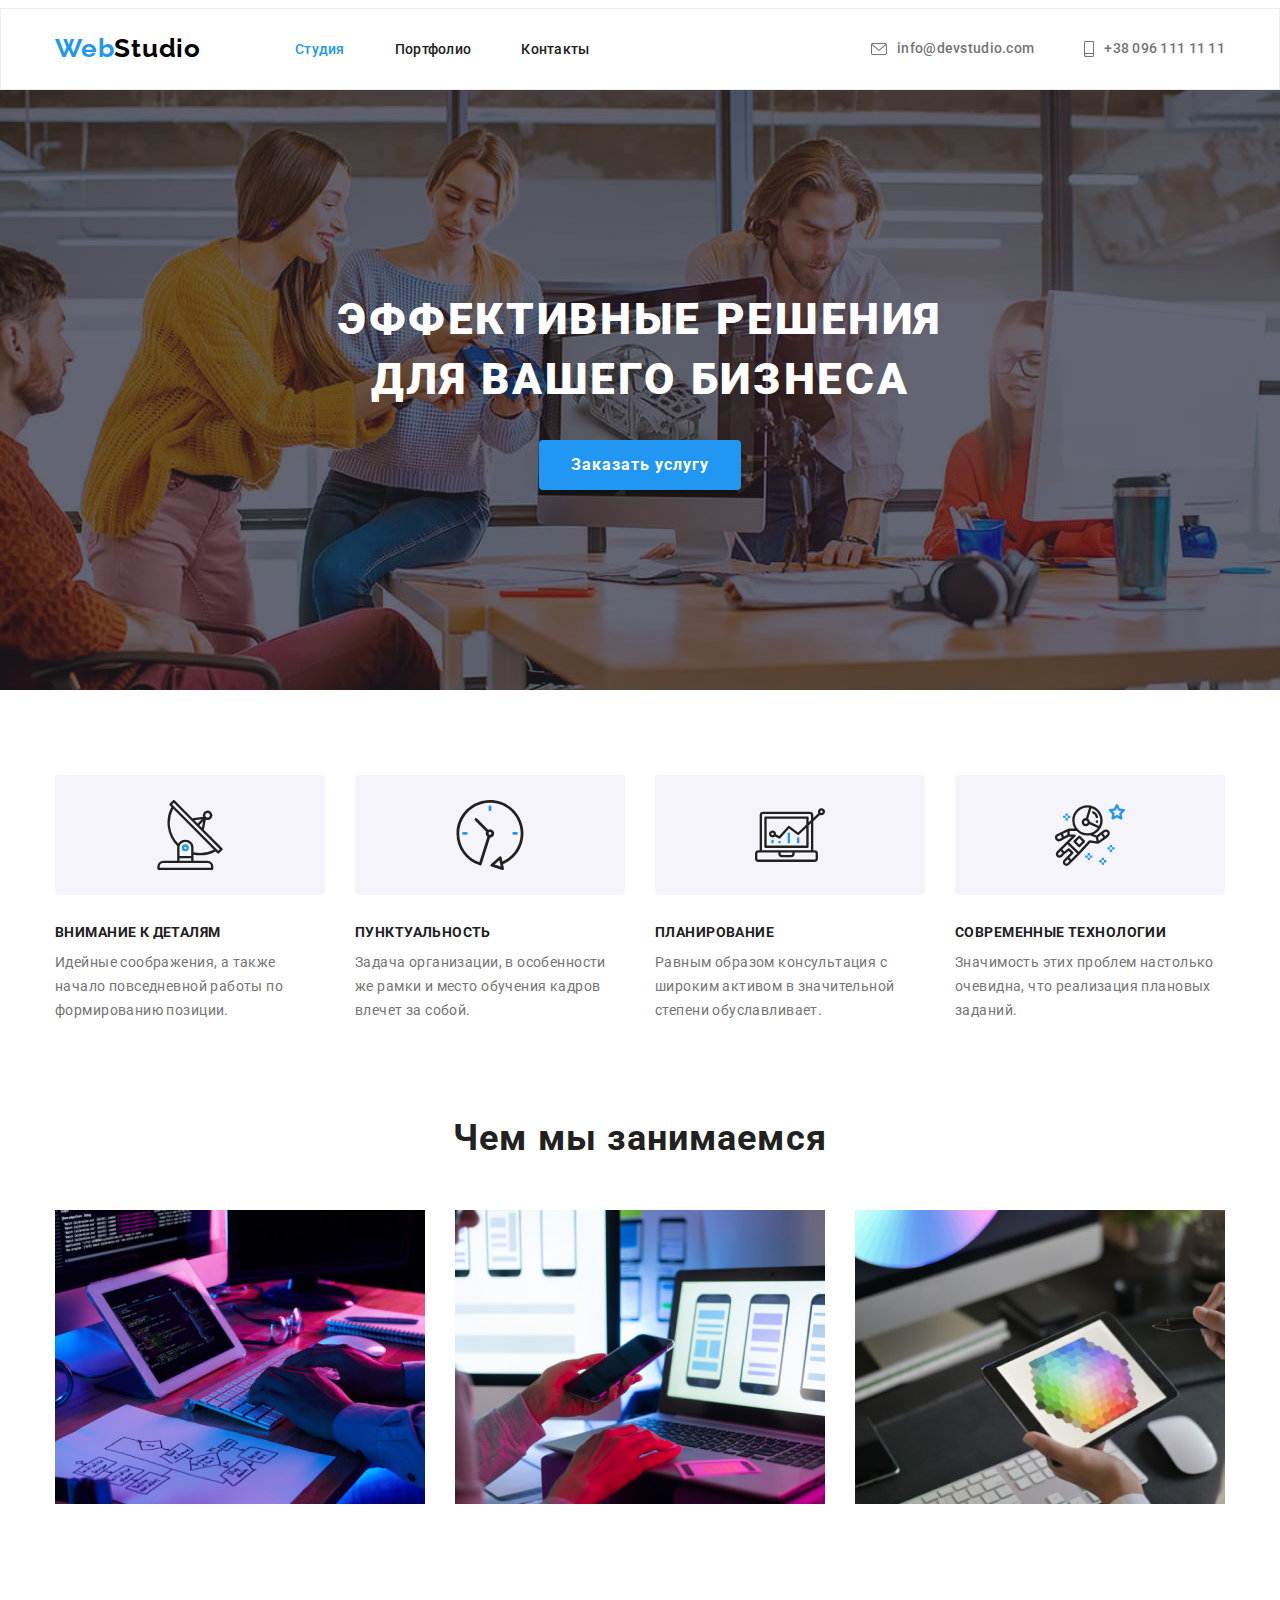
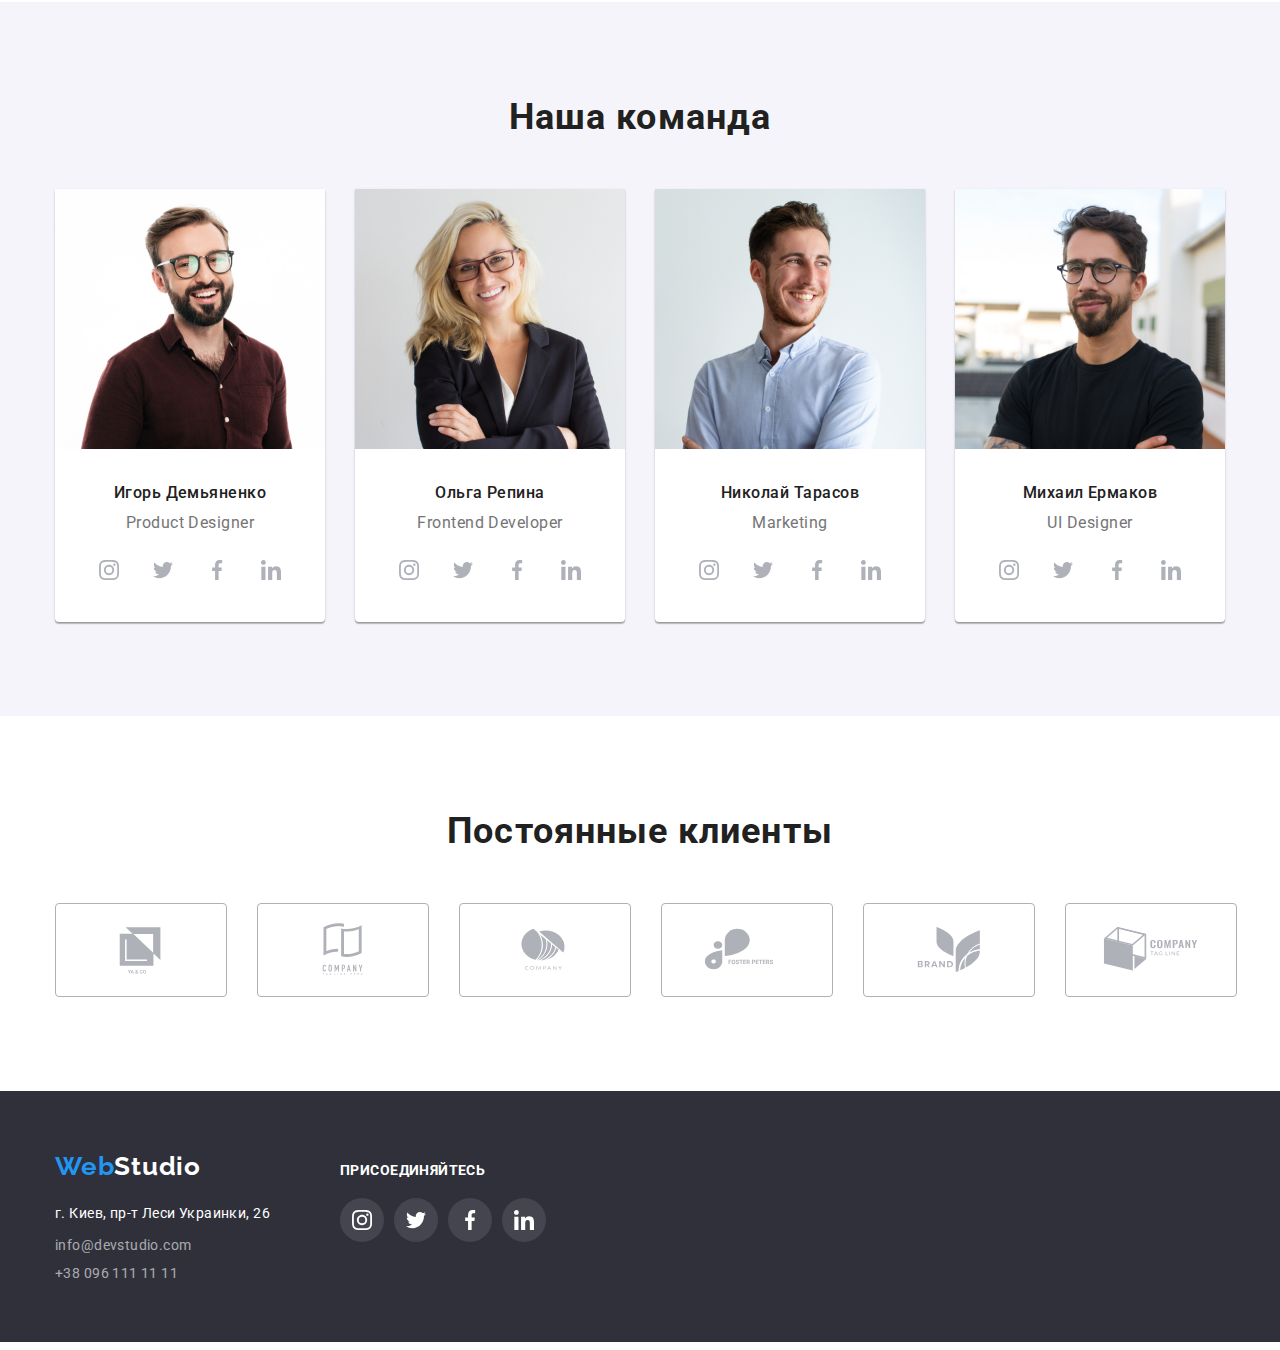
<file: index.html>
<!DOCTYPE html>
<html lang="ru">
  <head>
    <meta charset="UTF-8" />
    <meta http-equiv="X-UA-Compatible" content="IE=edge" />
    <meta name="viewport" content="width=device-width, initial-scale=1.0" />
    <title>Студия</title>
    <link
      rel="stylesheet"
      href="https://cdnjs.cloudflare.com/ajax/libs/modern-normalize/1.1.0/modern-normalize.min.css"
      integrity="sha512-wpPYUAdjBVSE4KJnH1VR1HeZfpl1ub8YT/NKx4PuQ5NmX2tKuGu6U/JRp5y+Y8XG2tV+wKQpNHVUX03MfMFn9Q=="
      crossorigin="anonymous"
      referrerpolicy="no-referrer"
    />

    <link rel="preconnect" href="https://fonts.googleapis.com" />
    <link rel="preconnect" href="https://fonts.gstatic.com" crossorigin />
    <link
      href="https://fonts.googleapis.com/css2?family=Raleway:wght@700&family=Roboto:wght@400;500;700;900&display=swap"
      rel="stylesheet"
    />

    <link rel="stylesheet" href="./css/style.css" />
  </head>

  <body>
    <header class="header main">
      <div class="container">
        <div class="header-flex">
          <nav>
            <a href="./index.html " class="logo list"><span class="logo-accent">Web</span>Studio</a>
            <ul class="site-nav list">
              <li class="nav-item"><a href="/index.html" class="link current list">Студия</a></li>
              <li class="nav-item"><a href="./portfolio.html" class="link list">Портфолио</a></li>
              <li class="nav-item"><a href="#" class="link list">Контакты</a></li>
            </ul>
          </nav>
          <ul class="site-contact list">
            <li class="contact-item">
              <a href="mailto:info@devstudio.com" class="link list">
                <svg width="16" height="12" class="contact-icon">
                  <use href="./images/symbol-defs.svg#envelope"></use></svg
                >info@devstudio.com</a
              >
            </li>
            <li class="contact-item">
              <a href="tel:+380923924234" class="link list"
                ><svg width="10" height="16" class="contact-icon">
                  <use href="./images/symbol-defs.svg#smartphone"></use></svg
                >+38 096 111 11 11</a
              >
            </li>
          </ul>
        </div>
      </div>
    </header>

    <main>
      <!-- Герой -->
      <section class="hero">
        <div class="container">
          <h1 class="hero-title">
            Эффективные решения <br />
            для вашего бизнеса
          </h1>
          <button type="button" class="main-button">Заказать услугу</button>
        </div>
      </section>
      <!-- Особености -->
      <section class="features">
        <div class="container">
          <h2 class="visually-hidden">Особености</h2>
          <ul class="features-list list">
            <li class="feature-item">
              <div class="feature-decor">
                <svg width="70" height="70">
                  <use href="./images/symbol-defs.svg#antenna"></use>
                </svg>
              </div>
              <h3 class="feature-title">Внимание к деталям</h3>
              <p class="descr">
                Идейные соображения, а также начало повседневной работы по формированию позиции.
              </p>
            </li>
            <li class="feature-item">
              <div class="feature-decor">
                <svg width="70" height="70">
                  <use href="./images/symbol-defs.svg#clock"></use>
                </svg>
              </div>
              <h3 class="feature-title">Пунктуальность</h3>
              <p class="descr">
                Задача организации, в особенности же рамки и место обучения кадров влечет за собой.
              </p>
            </li>
            <li class="feature-item">
              <div class="feature-decor">
                <svg width="70" height="70">
                  <use href="./images/symbol-defs.svg#diagram"></use>
                </svg>
              </div>
              <h3 class="feature-title">Планирование</h3>
              <p class="descr">
                Равным образом консультация с широким активом в значительной степени обуславливает.
              </p>
            </li>
            <li class="feature-item">
              <div class="feature-decor">
                <svg width="70" height="70">
                  <use href="./images/symbol-defs.svg#astronaut"></use>
                </svg>
              </div>
              <h3 class="feature-title">Современные технологии</h3>

              <p class="descr">
                Значимость этих проблем настолько очевидна, что реализация плановых заданий.
              </p>
            </li>
          </ul>
        </div>
      </section>
      <!-- Предложения -->
      <section class="offers">
        <div class="container">
          <h2 class="title">Чем мы занимаемся</h2>
          <ul class="offers-list list">
            <li class="offers-item">
              <img src="./images/box1.jpg" alt="Верстка" width="370" height="294" />
            </li>
            <li class="offers-item">
              <img src="./images/box2.jpg" alt="Мобильность" width="370" height="294" />
            </li>
            <li class="offers-item">
              <img src="./images/box3.jpg" alt="Дизайн" width="370" height="294" />
            </li>
          </ul>
        </div>
      </section>
      <!-- Команда -->
      <section class="team">
        <div class="container">
          <h2 class="title">Наша команда</h2>
          <ul class="team-list list">
            <li class="team-item">
              <img src="./images/team1.jpg" alt="" width="270" height="260" />
              <div class="descr">
                <h3 class="title-item">Игорь Демьяненко</h3>
                <p class="descr-item">Product Designer</p>
                <ul class="social-list list">
                  <li class="social-item">
                    <a href="" class="social-link list">
                      <svg width="20px" height="20px" class="social-icon">
                        <use href="./images/symbol-defs.svg#instagram"></use>
                      </svg>
                    </a>
                  </li>
                  <li class="social-item">
                    <a href="" class="social-link">
                      <svg width="20px" height="20px" class="social-icon">
                        <use href="./images/symbol-defs.svg#twitter"></use>
                      </svg>
                    </a>
                  </li>
                  <li class="social-item">
                    <a href="" class="social-link">
                      <svg width="20px" height="20px" class="social-icon">
                        <use href="./images/symbol-defs.svg#facebook"></use>
                      </svg>
                    </a>
                  </li>
                  <li class="social-item">
                    <a href="" class="social-link">
                      <svg width="20px" height="20px" class="social-icon">
                        <use href="./images/symbol-defs.svg#linkedin"></use>
                      </svg>
                    </a>
                  </li>
                </ul>
              </div>
            </li>
            <li class="team-item">
              <img src="./images/team2.jpg" alt="" width="270" height="260" />
              <div class="descr">
                <h3 class="title-item">Ольга Репина</h3>
                <p class="descr-item">Frontend Developer</p>
                <ul class="social-list list">
                  <li class="social-item">
                    <a href="" class="social-link list">
                      <svg width="20px" height="20px" class="social-icon">
                        <use href="./images/symbol-defs.svg#instagram"></use>
                      </svg>
                    </a>
                  </li>
                  <li class="social-item">
                    <a href="" class="social-link">
                      <svg width="20px" height="20px" class="social-icon">
                        <use href="./images/symbol-defs.svg#twitter"></use>
                      </svg>
                    </a>
                  </li>
                  <li class="social-item">
                    <a href="" class="social-link">
                      <svg width="20px" height="20px" class="social-icon">
                        <use href="./images/symbol-defs.svg#facebook"></use>
                      </svg>
                    </a>
                  </li>
                  <li class="social-item">
                    <a href="" class="social-link">
                      <svg width="20px" height="20px" class="social-icon">
                        <use href="./images/symbol-defs.svg#linkedin"></use>
                      </svg>
                    </a>
                  </li>
                </ul>
              </div>
            </li>
            <li class="team-item">
              <img src="./images/team3.jpg" alt="" width="270" height="260" />
              <div class="descr">
                <h3 class="title-item">Николай Тарасов</h3>
                <p class="descr-item">Marketing</p>
                <ul class="social-list list">
                  <li class="social-item">
                    <a href="" class="social-link list">
                      <svg width="20px" height="20px" class="social-icon">
                        <use href="./images/symbol-defs.svg#instagram"></use>
                      </svg>
                    </a>
                  </li>
                  <li class="social-item">
                    <a href="" class="social-link">
                      <svg width="20px" height="20px" class="social-icon">
                        <use href="./images/symbol-defs.svg#twitter"></use>
                      </svg>
                    </a>
                  </li>
                  <li class="social-item">
                    <a href="" class="social-link">
                      <svg width="20px" height="20px" class="social-icon">
                        <use href="./images/symbol-defs.svg#facebook"></use>
                      </svg>
                    </a>
                  </li>
                  <li class="social-item">
                    <a href="" class="social-link">
                      <svg width="20px" height="20px" class="social-icon">
                        <use href="./images/symbol-defs.svg#linkedin"></use>
                      </svg>
                    </a>
                  </li>
                </ul>
              </div>
            </li>
            <li class="team-item">
              <img src="./images/team4.jpg" alt="" width="270" height="260" />
              <div class="descr">
                <h3 class="title-item">Михаил Ермаков</h3>
                <p class="descr-item">UI Designer</p>
                <ul class="social-list list">
                  <li class="social-item">
                    <a href="" class="social-link list">
                      <svg width="20px" height="20px" class="social-icon">
                        <use href="./images/symbol-defs.svg#instagram"></use>
                      </svg>
                    </a>
                  </li>
                  <li class="social-item">
                    <a href="" class="social-link">
                      <svg width="20px" height="20px" class="social-icon">
                        <use href="./images/symbol-defs.svg#twitter"></use>
                      </svg>
                    </a>
                  </li>
                  <li class="social-item">
                    <a href="" class="social-link">
                      <svg width="20px" height="20px" class="social-icon">
                        <use href="./images/symbol-defs.svg#facebook"></use>
                      </svg>
                    </a>
                  </li>
                  <li class="social-item">
                    <a href="" class="social-link">
                      <svg width="20px" height="20px" class="social-icon">
                        <use href="./images/symbol-defs.svg#linkedin"></use>
                      </svg>
                    </a>
                  </li>
                </ul>
              </div>
            </li>
          </ul>
        </div>
      </section>
      <section class="clients">
        <div class="container">
          <h2 class="title">Постоянные клиенты</h2>
          <ul class="clients-list list">
            <li class="clients-item">
              <a href="" class="clients-link list"
                ><svg class="client-icon" width="106" height="60">
                  <use href="./images/symbol-defs.svg#logo1"></use></svg
              ></a>
            </li>
            <li class="clients-item">
              <a href="" class="clients-link list">
                <svg class="client-icon" width="106" height="60">
                  <use href="./images/symbol-defs.svg#logo2"></use></svg
              ></a>
            </li>
            <li class="clients-item">
              <a href="" class="clients-link list"
                ><svg class="client-icon" width="106" height="60">
                  <use href="./images/symbol-defs.svg#logo3"></use></svg
              ></a>
            </li>
            <li class="clients-item">
              <a href="" class="clients-link list"
                ><svg class="client-icon" width="106" height="60">
                  <use href="./images/symbol-defs.svg#logo4"></use></svg
              ></a>
            </li>
            <li class="clients-item">
              <a href="" class="clients-link list"
                ><svg class="client-icon" width="106" height="60">
                  <use href="./images/symbol-defs.svg#logo5"></use></svg
              ></a>
            </li>
            <li class="clients-item">
              <a href="" class="clients-link list"
                ><svg class="client-icon" width="106" height="60">
                  <use href="./images/symbol-defs.svg#logo6"></use></svg
              ></a>
            </li>
          </ul>
        </div>
      </section>
    </main>
    <footer>
      <div class="container flex">
        <div class="logo-adress">
          <a href="#" class="logo white list" lang="en"
            ><span class="logo-accent">Web</span>Studio</a
          >
          <address>
            <ul class="footer-contact list">
              <li class="footer-item">
                <a
                  href="https://goo.gl/maps/xffSZxrwsXppcGAK7"
                  target="_blank"
                  rel="noopener norrer"
                  class="map list"
                  >г. Киев, пр-т Леси Украинки, 26</a
                >
              </li>
              <li class="footer-item">
                <a href="mailto:info@devstudio.com" class="link list">info@devstudio.com</a>
              </li>
              <li class="footer-item">
                <a href="tel:+380923924234" class="link list">+38 096 111 11 11</a>
              </li>
            </ul>
          </address>
        </div>
        <div class="social">
          <h3 class="social-title">присоединяйтесь</h3>
          <ul class="social-list list">
            <li class="social-item">
              <a href="" class="social-link list">
                <svg width="20px" height="20px" class="social-icon">
                  <use href="./images/symbol-defs.svg#instagram"></use>
                </svg>
              </a>
            </li>
            <li class="social-item">
              <a href="" class="social-link">
                <svg width="20px" height="20px" class="social-icon">
                  <use href="./images/symbol-defs.svg#twitter"></use>
                </svg>
              </a>
            </li>
            <li class="social-item">
              <a href="" class="social-link">
                <svg width="20px" height="20px" class="social-icon">
                  <use href="./images/symbol-defs.svg#facebook"></use>
                </svg>
              </a>
            </li>
            <li class="social-item">
              <a href="" class="social-link">
                <svg width="20px" height="20px" class="social-icon">
                  <use href="./images/symbol-defs.svg#linkedin"></use>
                </svg>
              </a>
            </li>
          </ul>
        </div>
      </div>
    </footer>
  </body>
</html>
</file>
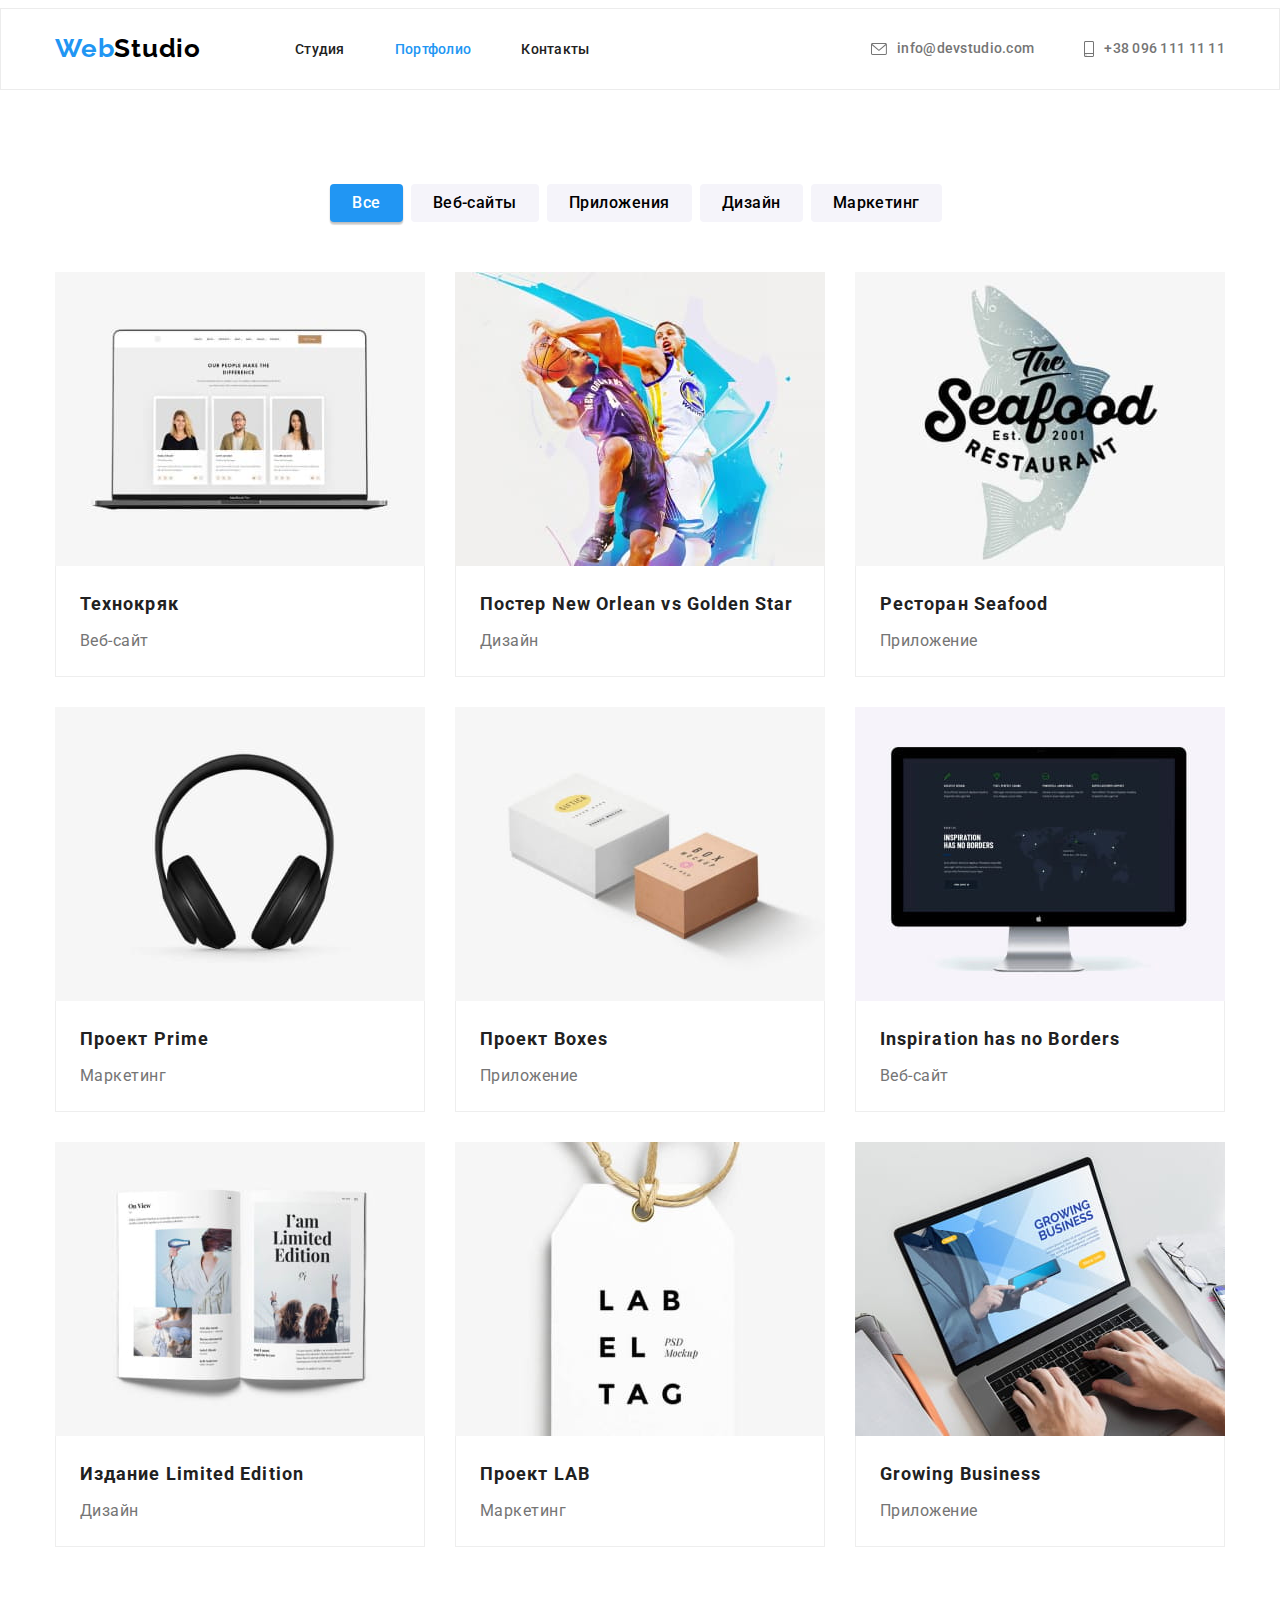
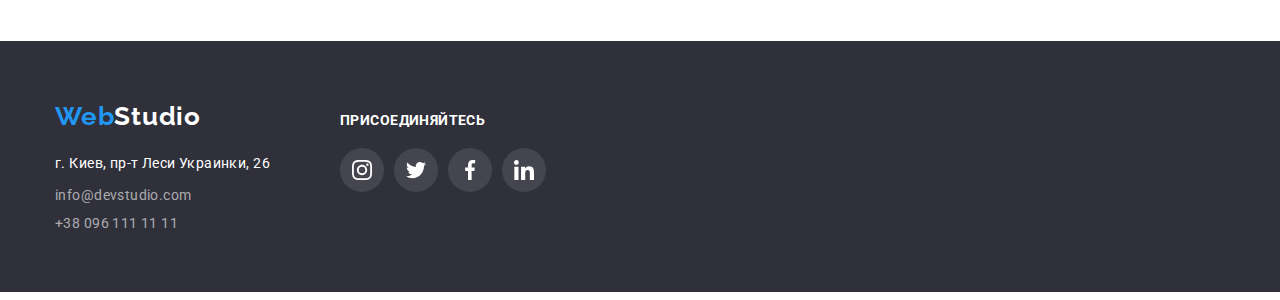
<file: portfolio.html>
<!DOCTYPE html>
<html lang="ru">
  <head>
    <meta charset="UTF-8" />
    <meta http-equiv="X-UA-Compatible" content="IE=edge" />
    <meta name="viewport" content="width=device-width, initial-scale=1.0" />
    <title>Портфолио</title>
    <link
      rel="stylesheet"
      href="https://cdnjs.cloudflare.com/ajax/libs/modern-normalize/1.1.0/modern-normalize.min.css"
      integrity="sha512-wpPYUAdjBVSE4KJnH1VR1HeZfpl1ub8YT/NKx4PuQ5NmX2tKuGu6U/JRp5y+Y8XG2tV+wKQpNHVUX03MfMFn9Q=="
      crossorigin="anonymous"
      referrerpolicy="no-referrer"
    />

    <link rel="preconnect" href="https://fonts.googleapis.com" />
    <link rel="preconnect" href="https://fonts.gstatic.com" crossorigin />
    <link
      href="https://fonts.googleapis.com/css2?family=Raleway:wght@700&family=Roboto:wght@400;500;700;900&display=swap"
      rel="stylesheet"
    />
    <link rel="stylesheet" href="./css/style.css" />
  </head>
  <body>
    <header class="header main">
      <div class="container">
        <div class="header-flex">
          <nav>
            <a href="./index.html " class="logo list"><span class="logo-accent">Web</span>Studio</a>
            <ul class="site-nav list">
              <li class="nav-item"><a href="/index.html" class="link list">Студия</a></li>
              <li class="nav-item">
                <a href="./portfolio.html" class="link current list">Портфолио</a>
              </li>
              <li class="nav-item"><a href="#" class="link list">Контакты</a></li>
            </ul>
          </nav>
          <ul class="site-contact list">
            <li class="contact-item">
              <a href="mailto:info@devstudio.com" class="link list">
                <svg width="16" height="12" class="contact-icon">
                  <use href="./images/symbol-defs.svg#envelope"></use></svg
                >info@devstudio.com</a
              >
            </li>
            <li class="contact-item">
              <a href="tel:+380923924234" class="link list"
                ><svg width="10" height="16" class="contact-icon">
                  <use href="./images/symbol-defs.svg#smartphone"></use></svg
                >+38 096 111 11 11</a
              >
            </li>
          </ul>
        </div>
      </div>
    </header>
    <main>
      <div class="container"><h1 class="portfolio-title visually-hidden">Портфолио</h1></div>
      <section class="works">
        <div class="container">
          <h2 class="visually-hidden">Фильтр</h2>
          <ul class="filters-list list">
            <li class="button-item">
              <button type="button" class="button-link button-active">Все</button>
            </li>
            <li class="button-item">
              <button type="button" class="button-link">Веб-сайты</button>
            </li>
            <li class="button-item">
              <button type="button" class="button-link">Приложения</button>
            </li>
            <li class="button-item"><button type="button" class="button-link">Дизайн</button></li>
            <li class="button-item">
              <button type="button" class="button-link">Маркетинг</button>
            </li>
          </ul>
          <h2 class="visually-hidden">Работы</h2>
          <ul class="work-list list">
            <li class="work-item">
              <a href="#" class="work-link list">
                <img src="./images/portfolio/img.jpg" alt="компьютор" width="370" height="294" />
                <div class="item-text">
                  <h3 class="title">Технокряк</h3>
                  <p class="descr">Веб-сайт</p>
                </div>
              </a>
            </li>
            <li class="work-item">
              <a href="#" class="work-link list">
                <img
                  src="./images/portfolio/img-1.jpg"
                  alt="Баскетболисты"
                  width="370"
                  height="294"
                />
                <div class="item-text">
                  <h3 class="title">Постер <span lang="en"> New Orlean vs Golden Star</span></h3>
                  <p class="descr">Дизайн</p>
                </div>
              </a>
            </li>
            <li class="work-item">
              <a href="#" class="work-link list">
                <img
                  src="./images/portfolio/img-2.jpg"
                  alt="Логотип ресторана"
                  width="370"
                  height="294"
                />
                <div class="item-text">
                  <h3 class="title">Ресторан <span lang="en"> Seafood</span></h3>
                  <p class="descr">Приложение</p>
                </div>
              </a>
            </li>
            <li class="work-item">
              <a href="#" class="work-link list">
                <img src="./images/portfolio/img-3.jpg" alt="Наушники" width="370" height="294" />
                <div class="item-text">
                  <h3 class="title">Проект <span lang="en">Prime</span></h3>
                  <p class="descr">Маркетинг</p>
                </div>
              </a>
            </li>
            <li class="work-item">
              <a href="#" class="work-link list">
                <img
                  src="./images/portfolio/img-4.jpg"
                  alt="Две коробки"
                  width="370"
                  height="294"
                />
                <div class="item-text">
                  <h3 class="title">Проект <span lang="en">Boxes</span></h3>
                  <p class="descr">Приложение</p>
                </div>
              </a>
            </li>
            <li class="work-item">
              <a href="#" class="work-link list">
                <img
                  src="./images/portfolio/img-5.jpg"
                  alt="Компьютор с открытым сайтом"
                  width="370"
                  height="294"
                />
                <div class="item-text">
                  <h3 lang="en" class="title">Inspiration has no Borders</h3>
                  <p class="descr">Веб-сайт</p>
                </div>
              </a>
            </li>
            <li class="work-item">
              <a href="#" class="work-link list">
                <img
                  src="./images/portfolio/img-6.jpg"
                  alt="Лимитированная книга"
                  width="370"
                  height="294"
                />
                <div class="item-text">
                  <h3 class="title">Издание <span lang="en">Limited Edition</span></h3>
                  <p class="descr">Дизайн</p>
                </div>
              </a>
            </li>
            <li class="work-item">
              <a href="#" class="work-link list">
                <img src="./images/portfolio/img-7.jpg" alt="Бирка" width="370" height="294" />
                <div class="item-text">
                  <h3 class="title">Проект <span lang="en">LAB</span></h3>
                  <p class="descr">Маркетинг</p>
                </div>
              </a>
            </li>
            <li class="work-item">
              <a href="#" class="work-link list">
                <img
                  src="./images/portfolio/img-8.jpg"
                  alt="Компьютор с открытым сайтов для бизнеса"
                  width="370"
                  height="294"
                />
                <div class="item-text">
                  <h3 lang="en" class="title">Growing Business</h3>
                  <p class="descr">Приложение</p>
                </div>
              </a>
            </li>
          </ul>
        </div>
      </section>
    </main>
    <footer>
      <div class="container flex">
        <div class="logo-adress">
          <a href="#" class="logo white list" lang="en"
            ><span class="logo-accent">Web</span>Studio</a
          >
          <address>
            <ul class="footer-contact list">
              <li class="footer-item">
                <a
                  href="https://goo.gl/maps/xffSZxrwsXppcGAK7"
                  target="_blank"
                  rel="noopener norrer"
                  class="map list"
                  >г. Киев, пр-т Леси Украинки, 26</a
                >
              </li>
              <li class="footer-item">
                <a href="mailto:info@devstudio.com" class="link list">info@devstudio.com</a>
              </li>
              <li class="footer-item">
                <a href="tel:+380923924234" class="link list">+38 096 111 11 11</a>
              </li>
            </ul>
          </address>
        </div>
        <div class="social">
          <h3 class="social-title">присоединяйтесь</h3>
          <ul class="social-list list">
            <li class="social-item">
              <a href="" class="social-link list">
                <svg width="20px" height="20px" class="social-icon">
                  <use href="./images/symbol-defs.svg#instagram"></use>
                </svg>
              </a>
            </li>
            <li class="social-item">
              <a href="" class="social-link">
                <svg width="20px" height="20px" class="social-icon">
                  <use href="./images/symbol-defs.svg#twitter"></use>
                </svg>
              </a>
            </li>
            <li class="social-item">
              <a href="" class="social-link">
                <svg width="20px" height="20px" class="social-icon">
                  <use href="./images/symbol-defs.svg#facebook"></use>
                </svg>
              </a>
            </li>
            <li class="social-item">
              <a href="" class="social-link">
                <svg width="20px" height="20px" class="social-icon">
                  <use href="./images/symbol-defs.svg#linkedin"></use>
                </svg>
              </a>
            </li>
          </ul>
        </div>
      </div>
    </footer>
  </body>
</html>
</file>
<file: css/style.css>
html {
  box-sizing: border-box;
}
*,
*::before,
*::after {
  box-sizing: inherit;
}
:root {
  --blue-color: #2196f3;
  --text-descr: #757575;
  --text-headers: #212121;
  --primary-white-color: #ffffff;
  --background-main-color: #2f303a;
  --background-gray-color: #f5f4fa;
  --main-icon-color: #afb1b8;
}
h1,
h2,
h3,
h4,
h5,
h6,
p,
ul {
  margin-bottom: 0;
  margin-top: 0;
  margin-left: 0;
  margin-right: 0;
  padding: 0;
}
button,
button:active,
button:focus {
  outline: none;
}
.list {
  text-decoration: none;
  list-style: none;
}

body {
  margin-left: 0;
  margin-right: 0;
  font-family: Roboto, sans-serif;
  color: var(--text-headers);
  background-color: var(--primary-white-color);
}
section {
  padding: 94px 0;
}
.container {
  width: 1200px;
  padding: 0px 15px;
  margin-left: auto;
  margin-right: auto;
}
.visually-hidden {
  position: absolute;
  white-space: nowrap;
  width: 1px;
  height: 1px;
  overflow: hidden;
  border: 0;
  padding: 0;
  clip: rect(0 0 0 0);
  clip-path: inset(50%);
  margin: -1px;
}
.social-list {
  display: flex;
  justify-content: center;
  margin-top: 16px;
  margin-left: -10px;
}
.social-item {
  margin-left: 10px;
}
.social-link {
  display: flex;
  align-items: center;
  justify-content: center;
  padding: 12px;
  color: var(--main-icon-color);
  border-radius: 50%;
}
.social-link:hover,
.social-link:focus {
  background-color: var(--blue-color);
  color: var(--primary-white-color);
}
.social-icon {
  fill: currentColor;
}
.social-icon:focus,
.social-icon:hover {
  fill: var(--primary-white-color);
}

/* Навигация */
.header {
  border: 1px solid #ececec;
  padding: 24px 0 25px 0;
}

.header-flex {
  display: flex;
  align-items: center;
}
nav {
  display: flex;
  align-items: center;
}
.logo {
  font-family: Raleway;
  font-weight: 700;
  font-size: 26px;
  line-height: 1.2;
  letter-spacing: 0.03em;
  color: #000000;
}
.logo > .logo-accent {
  color: var(--blue-color);
}
.site-nav {
  display: flex;
  margin-left: 94px;
}

.site-nav .nav-item:not(:last-child) {
  margin-right: 50px;
}
.site-nav .link {
  font-weight: 500;
  font-size: 14px;
  line-height: 1.2;
  letter-spacing: 0.02em;
  color: var(--text-headers);
}
.site-nav .link:hover,
.site-nav .link:focus {
  color: var(--blue-color);
}
.site-nav .link.current {
  color: var(--blue-color);
}
.site-contact {
  display: flex;
  margin-left: auto;
}

.site-contact .contact-item + .contact-item {
  margin-left: 50px;
}
.site-contact .link {
  display: flex;
  align-items: center;
  font-weight: 500;
  font-size: 14px;
  line-height: 1.2;
  letter-spacing: 0.02em;
  color: var(--text-descr);
}
.site-contact .link:hover,
.site-contact .link:focus {
  color: var(--blue-color);
}
.contact-icon {
  margin-right: 10px;
  fill: currentColor;
}
/* Герой  */
.hero {
  margin-left: auto;
  margin-right: auto;
  padding-top: 200px;
  padding-bottom: 200px;
  max-width: 1600px;
  height: 600px;
  background-image: linear-gradient(rgba(47, 48, 58, 0.4), rgba(47, 48, 58, 0.4)),
    url(../images/bg-main.jpg);
  background-repeat: no-repeat;
  background-position: center;
  background-size: cover;
  background-color: #c4c4c4;
  text-align: center;
}
.hero .hero-title {
  margin-bottom: 30px;
  font-weight: 900;
  font-size: 44px;
  line-height: 1.36;
  letter-spacing: 0.06em;
  text-transform: uppercase;
  color: var(--primary-white-color);
}
.hero .main-button {
  padding: 10px 32px;
  text-align: center;
  font-family: Roboto;
  font-weight: 700;
  font-size: 16px;
  line-height: 1.87;
  letter-spacing: 0.06em;
  background-color: var(--blue-color);
  box-shadow: 0px 4px 4px rgba(0, 0, 0, 0.15);
  border: none;
  border-radius: 4px;
  color: var(--primary-white-color);
  cursor: pointer;
}
.hero .main-button:focus,
.hero .main-button:hover {
  background-color: #188ce8;
}
/* Особености */
.features {
  padding-top: 85px;
  padding-bottom: 0;
}
.features-list {
  display: flex;
}
.features-list .feature-item {
  flex-basis: calc((100% - 90px) / 4);
}
.features-list .feature-item + .feature-item {
  margin-left: 30px;
}
.feature-decor {
  display: flex;
  justify-content: center;
  align-items: center;
  margin-bottom: 30px;
  width: 270px;
  height: 120px;
  background-color: var(--background-gray-color);
  border-radius: 4px;
}
.features-list .feature-title {
  margin-bottom: 10px;
  font-size: 14px;
  line-height: 1.14;
  letter-spacing: 0.03em;
  text-transform: uppercase;
}
.features-list .descr {
  font-weight: 400;
  font-size: 14px;
  line-height: 1.71;
  letter-spacing: 0.03em;
  color: var(--text-descr);
}
/* Предложения */
.offers-list {
  display: flex;
  justify-content: space-between;
}

.title {
  margin-bottom: 50px;
  font-size: 36px;
  line-height: 1.2;
  text-align: center;
  letter-spacing: 0.03em;
}
/* Команда */
.team {
  background-color: var(--background-gray-color);
}

.team-list {
  display: flex;
}
.team-list .team-item {
  background-color: var(--primary-white-color);
  box-shadow: 0px 1px 3px rgba(0, 0, 0, 0.12), 0px 1px 1px rgba(0, 0, 0, 0.14),
    0px 2px 1px rgba(0, 0, 0, 0.2);
  border-radius: 0px 0px 4px 4px;
}
.team-list .team-item + .team-item {
  margin-left: 30px;
}

.team-list .title-item {
  margin-bottom: 10px;
  font-weight: 500;
  font-size: 16px;
  line-height: 1.2;
  text-align: center;
  letter-spacing: 0.03em;
}
.team-list .descr {
  padding: 30px 0px;
}
.team-list .descr-item {
  font-size: 16px;
  line-height: 1.2;
  text-align: center;
  letter-spacing: 0.03em;
  color: var(--text-descr);
}

/* CLIENTS */
.clients-list {
  display: flex;
  align-items: center;
  margin-left: -30px;
}
.clients-item {
  margin-left: 30px;
}
.clients-link {
  display: flex;
  align-items: center;
  justify-content: center;

  padding-top: 16px;
  padding-left: 32px;
  padding-right: 32px;
  padding-bottom: 16px;
  color: var(--main-icon-color);
  border: 1px solid var(--main-icon-color);
  border-radius: 4px;
}

.client-icon {
  fill: currentColor;
}
.clients-link:hover,
.clients-link:focus {
  color: var(--blue-color);
  border: 1px solid var(--blue-color);
}
/* Футер */
footer {
  padding: 60px 0;
  background-color: var(--background-main-color);
}
footer .logo {
  display: inline-block;
  margin-bottom: 20px;
}
footer .container {
  display: flex;
  align-items: baseline;
}
.logo.white {
  color: var(--primary-white-color);
}
.footer-item:not(:last-child) {
  margin-bottom: 9px;
}
.footer-contact .link {
  font-style: normal;
  font-size: 14px;
  line-height: 1.17;
  letter-spacing: 0.03em;
  color: rgba(255, 255, 255, 0.6);
}

.footer-contact .map {
  font-style: normal;
  font-size: 14px;
  line-height: 1.71;
  letter-spacing: 0.03em;
  color: var(--primary-white-color);
}
.social {
  margin-left: 70px;
}
.social-title {
  margin-bottom: 20px;
  font-weight: 700;
  font-size: 14px;
  line-height: 1.17;
  letter-spacing: 0.03em;
  text-transform: uppercase;

  color: var(--primary-white-color);
}
footer .social-link {
  background: rgba(255, 255, 255, 0.1);
  color: var(--primary-white-color);
}
/* Портфолио */

/* Фильтры */
.filters-list.list {
  display: flex;
  justify-content: center;
  margin-bottom: 50px;
}
.filters-list .button-item {
  margin-right: 8px;
}
.filters-list .button-link {
  padding: 6px 22px;
  font-family: Roboto;
  font-weight: 500;
  font-size: 16px;
  line-height: 1.62;
  text-align: center;
  letter-spacing: 0.03em;
  background-color: var(--background-gray-color);
  border: none;
  border-radius: 4px;

  cursor: pointer;
}
.filters-list .button-active {
  color: var(--primary-white-color);
  background-color: var(--blue-color);
  box-shadow: 0px 3px 1px rgba(0, 0, 0, 0.1), 0px 1px 2px rgba(0, 0, 0, 0.08),
    0px 2px 2px rgba(0, 0, 0, 0.12);
}
.filters-list .button-link:hover,
.filters-list .button-link:focus {
  color: var(--primary-white-color);
  background-color: var(--blue-color);
  box-shadow: 0px 3px 1px rgba(0, 0, 0, 0.1), 0px 1px 2px rgba(0, 0, 0, 0.08),
    0px 2px 2px rgba(0, 0, 0, 0.12);
}
/* Работы */
.work-list {
  display: flex;
  flex-wrap: wrap;
}
.work-list .work-item {
  flex-basis: calc((100% - 60px) / 3);
  margin-right: 30px;
  margin-bottom: 30px;
  background: var(--primary-white-color);
}
.work-list .work-item:nth-child(3n) {
  margin-right: 0;
}
.work-list .work-item:nth-last-child(-n + 3) {
  margin-bottom: 0px;
}
.work-item img {
  display: block;
  width: 100%;
}
.work-item .item-text {
  padding: 20px 24px;
  border-bottom: 1px solid #eeeeee;
  border-left: 1px solid #eeeeee;
  border-right: 1px solid #eeeeee;
}
.work-item .title {
  margin-bottom: 4px;
  font-size: 18px;
  line-height: 2;
  letter-spacing: 0.06em;
  text-align: left;
  color: var(--text-headers);
}
.work-item .descr {
  font-size: 16px;
  line-height: 1.87;
  letter-spacing: 0.03em;
  color: var(--text-descr);
}

.work-item:hover,
.work-item:focus {
  box-shadow: 0px 1px 1px rgba(0, 0, 0, 0.12), 0px 4px 4px rgba(0, 0, 0, 0.06),
    1px 4px 6px rgba(0, 0, 0, 0.16);
  cursor: pointer;
}
</file>
